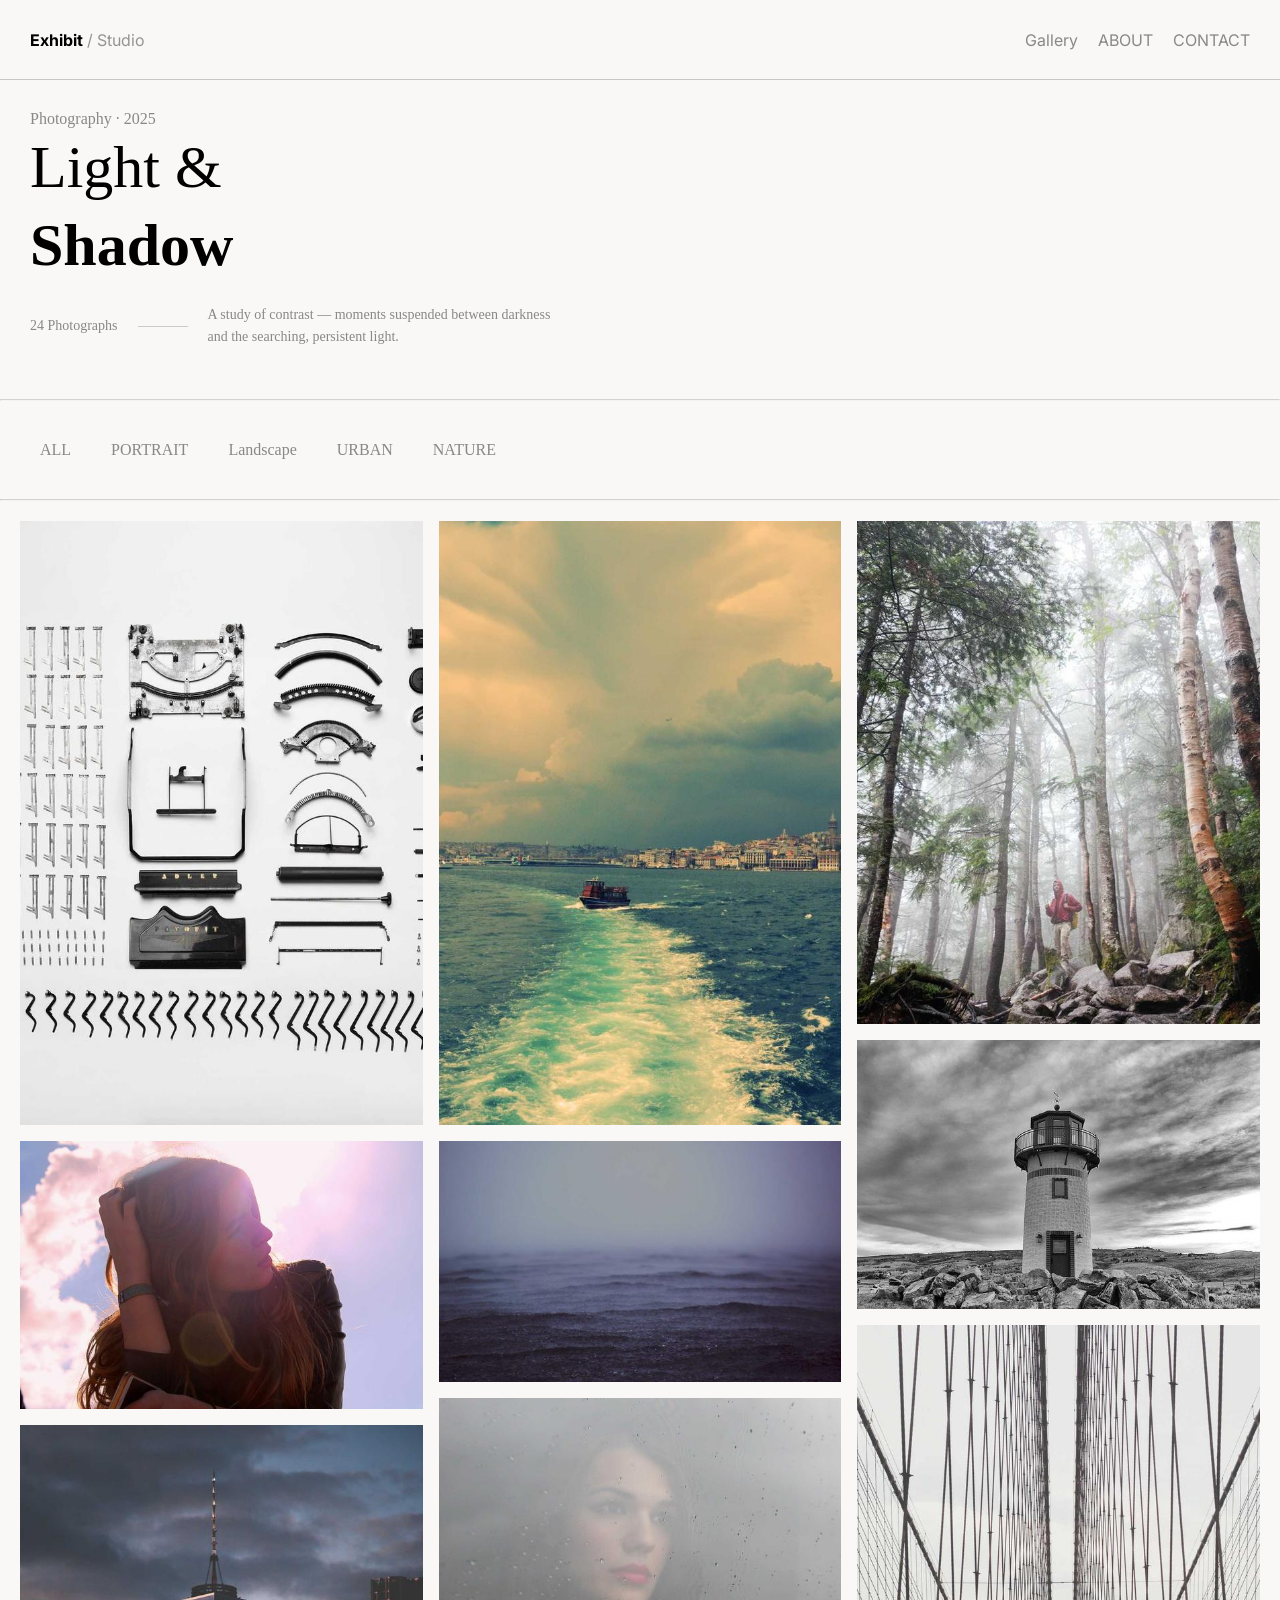
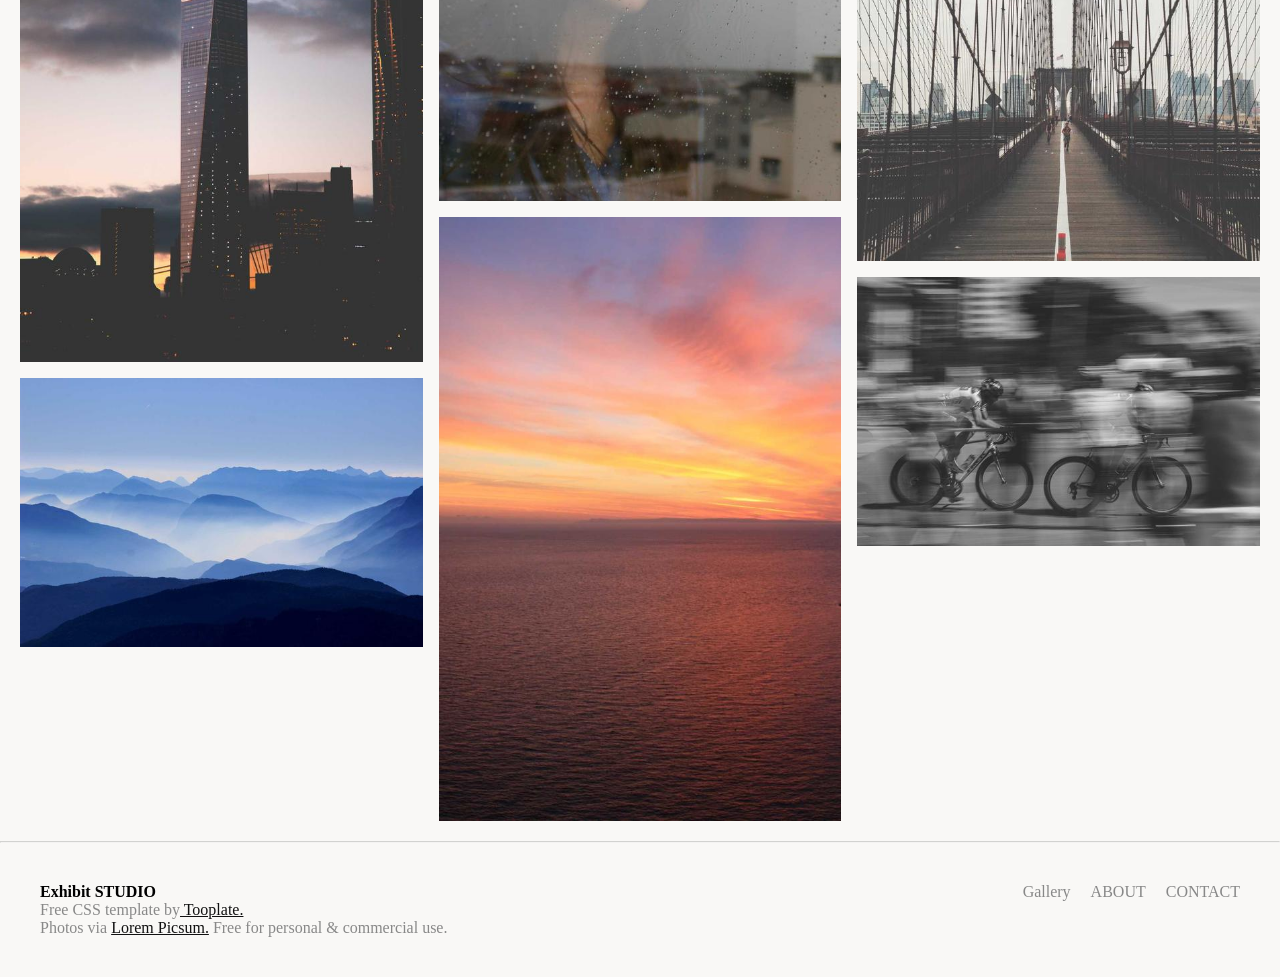
<file: index.html>
<!doctype html>
<html lang="en">
  <head>
    <meta charset="UTF-8" />
    <meta name="viewport" content="width=device-width, initial-scale=1.0" />
    <link rel="preconnect" href="https://fonts.googleapis.com">
<link rel="preconnect" href="https://fonts.gstatic.com" crossorigin>
<link href="https://fonts.googleapis.com/css2?family=Cormorant+Garamond:ital,wght@0,300..700;1,300..700&family=Inter:ital,opsz,wght@0,14..32,100..900;1,14..32,100..900&family=Lato:ital,wght@0,100;0,300;0,400;0,700;0,900;1,100;1,300;1,400;1,700;1,900&family=Plus+Jakarta+Sans:ital,wght@0,200..800;1,200..800&display=swap" rel="stylesheet">
    <link rel="stylesheet" href="index.css" />
    <title>Exhibit Studio</title>

  </head>
  <body>
    <header>
      <section class="logo">
        <strong>Exhibit</strong>
        <span> / Studio</span>
      </section>
      <nav class="links">
        <ul>
          <li><a href="./index.html">Gallery</a></li>
          <li><a href="./about.html">ABOUT</a></li>
          <li><a href="./contact.html">CONTACT</a></li>
        </ul>
      </nav>
    </header>
    <hr class="line" />
    <section id="gallery" class="gallery">
      <p>Photography · 2025</p>
      <h1>
        Light & <br />
        <span>Shadow</span>
      </h1>
     <div class="photo-container">
  <span class="title">24 Photographs</span>
  <span class="line"></span>
  <p class="description">
    A study of contrast — moments suspended between darkness <br>
    and the searching, persistent light.
  </p>
</div>

    </section>
    <section class="second-page">
      <hr class="line" />
      <ul>
        <li><a href="#all">ALL</a></li>
        <li><a href="#PORTRAIT">PORTRAIT</a></li>
        <li><a href="#Landscape">Landscape</a></li>
        <li><a href="#URBAN">URBAN</a></li>
        <li><a href="#NATURE">NATURE</a></li>
      </ul>
      <hr class="line" />
      <div class="grid-column">
        <div class="column1">
          <div><img src="./thumb-exhibit-01.jpg" /></div>
          <div><img src="./thumb-exhibit-02.jpg" /></div>
          <div><img src="./thumb-exhibit-03.jpg" /></div>
        </div>
        <div class="column1">
          <div><img src="./thumb-exhibit-04.jpg" /></div>
          <div><img src="./thumb-exhibit-05.jpg" /></div>
          <div><img src="./thumb-exhibit-06.jpg" /></div>
        </div>
        <div class="column1">
          <div><img src="./thumb-exhibit-07.jpg" /></div>
          <div><img src="./thumb-exhibit-08.jpg" /></div>
          <div><img src="./thumb-exhibit-09.jpg" /></div>
        </div>
        <div class="column1">
          <div><img src="./thumb-exhibit-10.jpg" /></div>
          <div><img src="./thumb-exhibit-11.jpg" /></div>
          <div><img src="./thumb-exhibit-12.jpg" /></div>
        </div>
      </div>
    </section>
    <hr class="line">
    <footer>
        <div class="right">
            <strong>Exhibit STUDIO</strong>
            <P>Free CSS template by<a href="#"> Tooplate.</a></P>
            <p>Photos via <a href="#">Lorem Picsum.</a>  Free for personal & commercial use.</p>
        </div>
        <div class="left">
               <ul>
          <li><a href="./index.html">Gallery</a></li>
          <li><a href="./about.html">ABOUT</a></li>
          <li><a href="./contact.html">CONTACT</a></li>
        </ul>

        </div>
    </footer>
  </body>
</html>
</file>
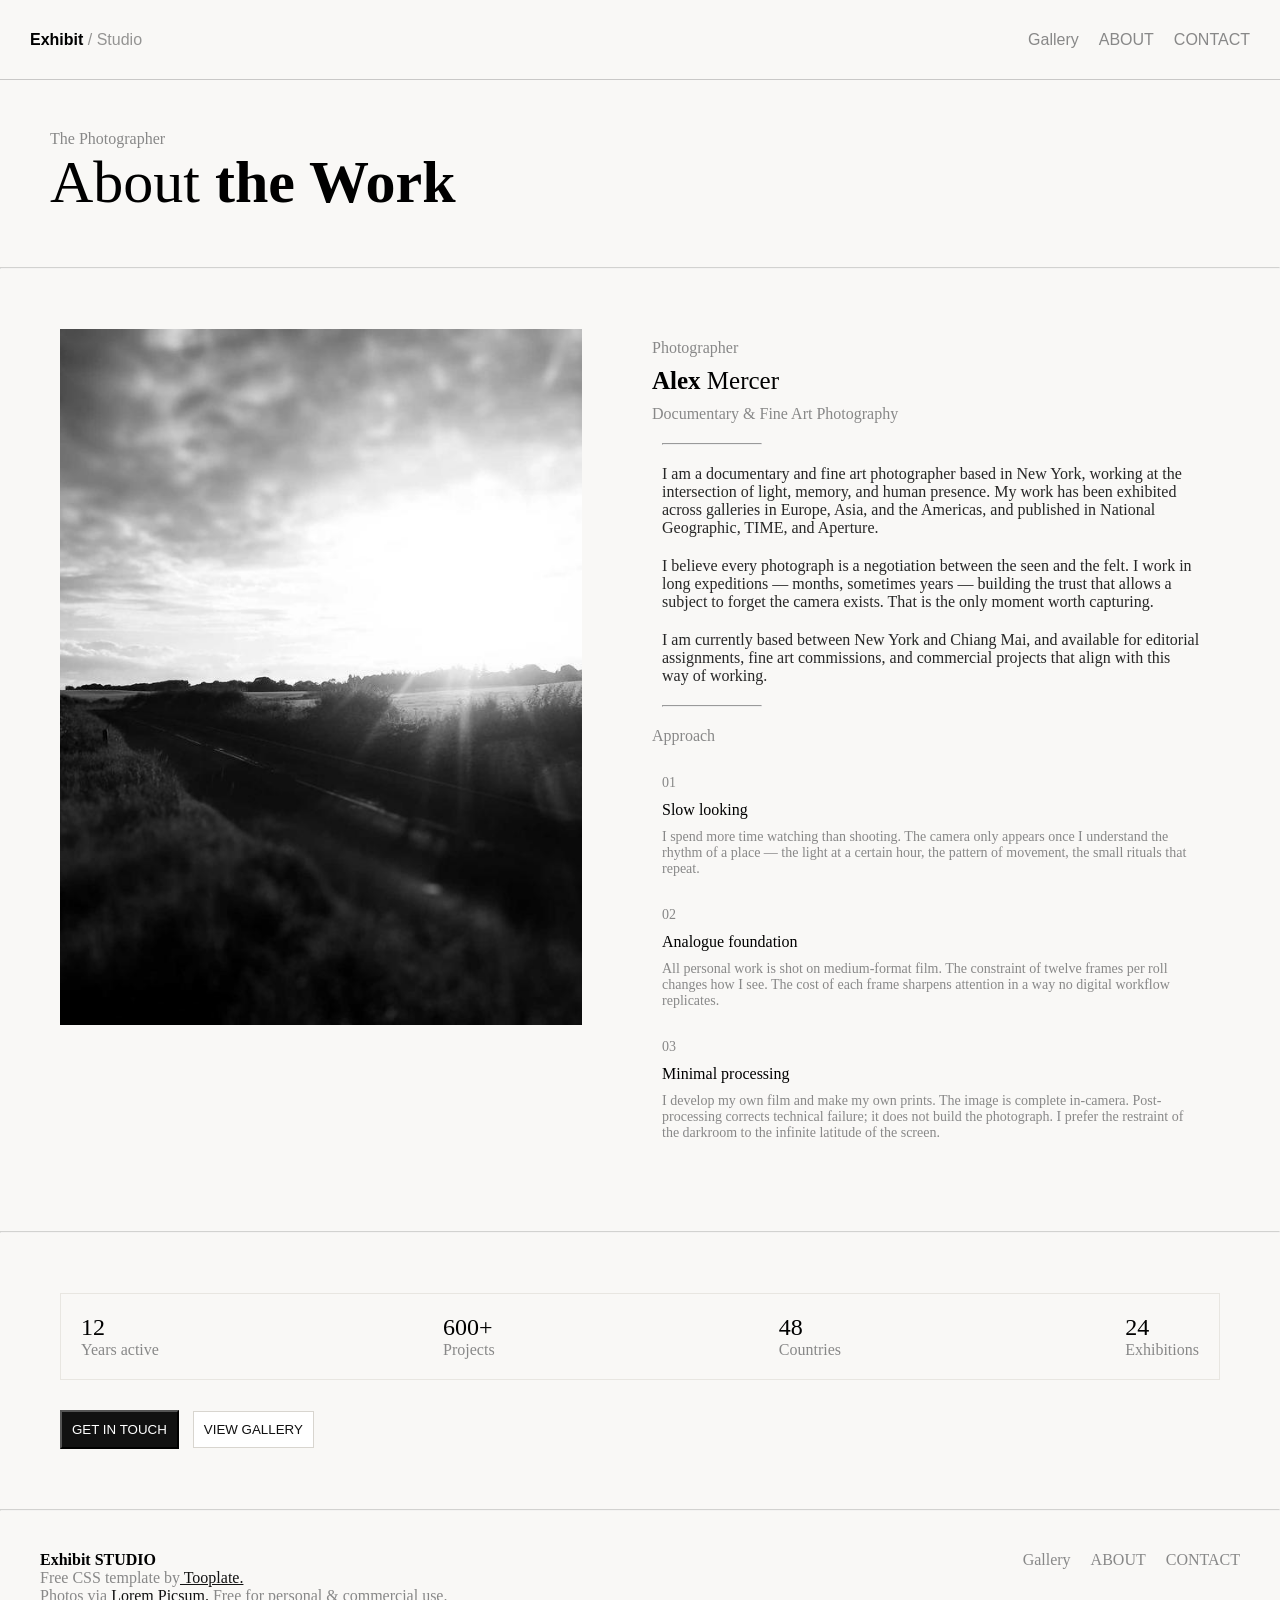
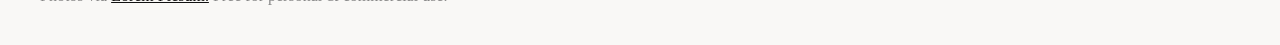
<file: about.html>
<!DOCTYPE html>
<html lang="en">
<head>
    <meta charset="UTF-8">
    <meta name="viewport" content="width=device-width, initial-scale=1.0">
     <link rel="stylesheet" href="about.css" />
    <title>ABOUT Page</title>

</head>
<body>
    <header>
      <section class="logo">
        <strong>Exhibit</strong>
        <span> / Studio</span>
      </section>
      <nav class="links">
        <ul>
           <li><a href="./index.html">Gallery</a></li>
          <li><a href="./about.html">ABOUT</a></li>
          <li><a href="./contact.html">CONTACT</a></li>
        </ul>
      </nav>
    </header>
    <hr class="line" />
    <section id="about"class="about">
        <p>The Photographer</p>
        <h1>About <span>the Work</span></h1>
    </section>
    <hr class="line">
    <section class="second-page">
        <div class="right">
            <img src="./tooplate-about-image.jpg">
        </div>
        <div class="left">
            <p>Photographer</p>
            <h3><span>Alex</span> Mercer</h3>
            <p>Documentary & Fine Art Photography</p>
            <hr class="line2">
            <p class="top">I am a documentary and fine art photographer based in New York, working at the intersection of light, memory, and human presence. My work has been exhibited across galleries in Europe, Asia, and the Americas, and published in National Geographic, TIME, and Aperture.</p>
            <p class="top">I believe every photograph is a negotiation between the seen and the felt. I work in long expeditions — months, sometimes years — building the trust that allows a subject to forget the camera exists. That is the only moment worth capturing.</p>
            <p class="top">I am currently based between New York and Chiang Mai, and available for editorial assignments, fine art commissions, and commercial projects that align with this way of working.</p>
            <hr class="line2">
            <p>Approach</p>
            <div class="content">
            <p>01</p>
            <strong>Slow looking</strong>
            <p>I spend more time watching than shooting. The camera only appears once I understand the rhythm of a place — the light at a certain hour, the pattern of movement, the small rituals that repeat.</p>
            </div>
             <div class="content">
            <p>02</p>
            <strong>Analogue foundation</strong>
            <p>All personal work is shot on medium-format film. The constraint of twelve frames per roll changes how I see. The cost of each frame sharpens attention in a way no digital workflow replicates.</p>
            </div>
              <div class="content">
            <p>03</p>
            <strong>Minimal processing</strong>
            <p>I develop my own film and make my own prints. The image is complete in-camera. Post-processing corrects technical failure; it does not build the photograph. I prefer the restraint of the darkroom to the infinite latitude of the screen.</p>
            </div>
            
     
        </div>

    </section>
       <hr class="line">
       <section class="third-page">
        <div class="columns">
            <div class="column1">
                 <h1>12</h1>
            <p>Years active</p>
            </div>
             <div class="column1">
                 <h1>600+</h1>
            <p>Projects</p>
            </div>
             <div class="column1">
                 <h1>48</h1>
            <p>Countries</p>
            </div>
             <div class="column1">
                 <h1>24</h1>
            <p>Exhibitions</p>
            </div>
           
        </div>
         <a href="./contact.html"><button class="get">GET IN TOUCH</button></a>
        <a href="./index.html"><button class="view">VIEW GALLERY</button></a>

       </section>
       <hr class="line">
    <footer>
        <div class="right">
            <strong>Exhibit STUDIO</strong>
            <P>Free CSS template by<a href="#"> Tooplate.</a></P>
            <p>Photos via <a href="#">Lorem Picsum.</a>  Free for personal & commercial use.</p>
        </div>
        <div class="left">
               <ul>
           <li><a href="./index.html">Gallery</a></li>
          <li><a href="./about.html">ABOUT</a></li>
          <li><a href="./contact.html">CONTACT</a></li>
        </ul>

        </div>
    </footer>
    
</body>
</html>
</file>
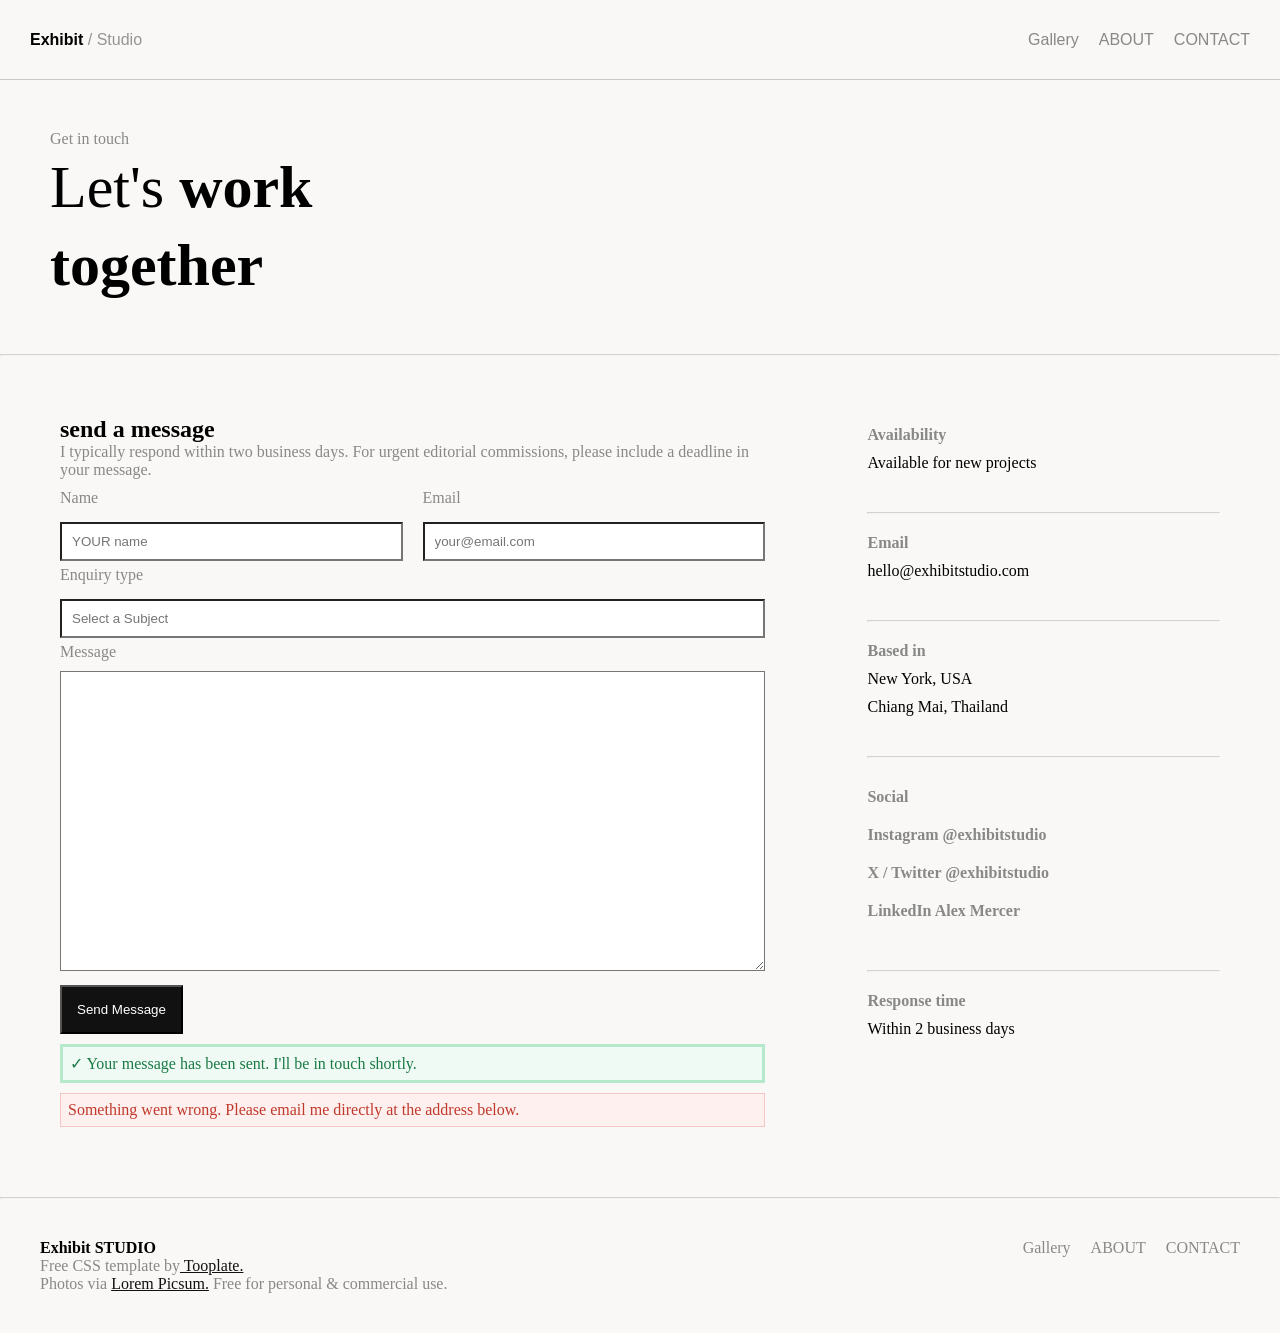
<file: contact.html>
<!DOCTYPE html>
<html lang="en">
<head>
    <meta charset="UTF-8">
    <meta name="viewport" content="width=device-width, initial-scale=1.0">
    <link rel="stylesheet" href="contact.css" />
    <title>contact</title>

</head>
<body>
    <header>
      <section class="logo">
        <strong>Exhibit</strong>
        <span> / Studio</span>
      </section>
      <nav class="links">
        <ul>
         <li><a href="./index.html">Gallery</a></li>
          <li><a href="./about.html">ABOUT</a></li>
          <li><a href="./contact.html">CONTACT</a></li>
        </ul>
      </nav>
    </header>
    <hr class="line" />
      <section id="contact"class="contact">
        <p>Get in touch</p>
        <h1>Let's <span> work <br>together</span></h1>
    </section>
    <hr class="line">
    <section class="second-page">
      <div class="right">
         <strong>send a message </strong>
      <p>I typically respond within two business days. For urgent editorial commissions, please include a deadline in your message.</p>
      <div class="name-email">
        <div>
          <p>Name</p>
          <input type="text" placeholder="YOUR name">
        </div>
        <div>
          <p>Email</p>
          <input type="email" placeholder="your@email.com">
        </div>
      </div>
      <div>
        <p>Enquiry type</p>
        <input type="text" placeholder="Select a Subject">
      </div>
      <div>
        <p>Message</p>
        <textarea placeholder="Tell me anout your ptoject,timeline,and any other relevant details">

        </textarea>
      </div>
      <div class="end">
        <button> Send Message</button>
      </div>
      <div>
        <p class="true">✓  Your message has been sent. I'll be in touch shortly.</p>
        <p class="false">Something went wrong. Please email me directly at the address below.</p>
      </div>
      
      </div>
      <div class="left">
        <div>
          <strong>Availability</strong>
        <p>Available for new projects</p>
        <hr class="line">
        </div>
         <div>
          <strong>Email</strong>
        <p>hello@exhibitstudio.com</p>
        <hr class="line">
        </div>
         <div>
          <strong>Based in</strong>
        <p>New York, USA</p>
        <p>Chiang Mai, Thailand</p>
        <hr class="line">
        </div>
        <div class="social">
          <strong>Social</strong>
          <strong>Instagram <a href="#">@exhibitstudio</a></strong>
          <strong>X / Twitter <a href="#">@exhibitstudio</a></strong>
          <strong>LinkedIn <a href="#">Alex Mercer</a></strong>
          <hr class="line">
          </div>
          <div>
            <strong>Response time</strong>
            <p>Within 2 business days</p>
          </div>

        </div>
     

    </section>
    <hr class="line">
    <footer>
        <div class="right">
            <strong>Exhibit STUDIO</strong>
            <P>Free CSS template by<a href="#"> Tooplate.</a></P>
            <p>Photos via <a href="#">Lorem Picsum.</a>  Free for personal & commercial use.</p>
        </div>
        <div class="left">
               <ul>
          <li><a href="./index.html">Gallery</a></li>
          <li><a href="./about.html">ABOUT</a></li>
          <li><a href="./contact.html">CONTACT</a></li>
        </ul>

        </div>
        
    </footer>

    
</body>
</html>
</file>
<file: index.css>
*{
    margin: 0;
    padding: 0;
    box-sizing: border-box;
    list-style: none;
    background-color: #f9f8f6;
}


body{
    --font-family: 'Inter', -apple-system,sans-serif;
}


:root {
    --color-page-background: #f9f8f6;
    --color-surface: #ffffff;
    --color-text-primary: #111111;
    --color-text-secondary: #888888;
    --color-text-tertiary: #bbbbbb;
    --color-accent: #111111;
    --color-border-subtle: #e8e6e1;
    --color-caption-background: rgba(0, 0, 0, 0.72);
    --color-caption-text: #ffffff;
    --color-caption-meta: rgba(255, 255, 255, 0.60);
    --color-lightbox-backdrop: rgba(8, 8, 8, 0.97);
    --color-lightbox-ui: rgba(255, 255, 255, 0.85);
    --color-lightbox-ui-hover: #ffffff;
    --color-lightbox-meta: rgba(255, 255, 255, 0.50);
    --font-family: 'Inter', -apple-system, BlinkMacSystemFont, sans-serif;
    --font-size-wordmark: 0.8125rem;
    --font-size-label: 0.6875rem;
    --font-size-caption-title: 0.8125rem;
    --font-size-caption-meta: 0.6875rem;
    --font-size-hero-title: clamp(2.25rem, 6vw, 5rem);
    --font-size-hero-sub: clamp(0.75rem, 1.5vw, 0.875rem);
    --font-size-footer: 0.6875rem;
    --letter-spacing-wide: 0.12em;
    --letter-spacing-wider: 0.18em;
    --space-page-x: clamp(1.5rem, 5vw, 6rem);
    --space-page-top: 2rem;
    --space-nav-height: 4.5rem;
    --space-hero-top: clamp(3rem, 6vw, 6rem);
    --space-hero-bottom: clamp(2.5rem, 5vw, 5rem);
    --space-section-gap: clamp(1rem, 2vw, 1.5rem);
    --space-footer-top: clamp(3rem, 5vw, 5rem);
    --grid-column-gap: clamp(0.625rem, 1.25vw, 1.125rem);
    --grid-item-margin-bottom: clamp(0.625rem, 1.25vw, 1.125rem);
    --grid-columns-wide: 4;
    --grid-columns-desktop: 3;
    --grid-columns-tablet: 2;
    --grid-columns-mobile: 1;
    --grid-border-radius: 2px;
    --transition-caption: transform 0.38s cubic-bezier(0.4, 0, 0.2, 1), opacity 0.38s cubic-bezier(0.4, 0, 0.2, 1);
    --transition-image-scale: transform 0.55s cubic-bezier(0.25, 0.46, 0.45, 0.94);
    --transition-lightbox: opacity 0.28s ease;
    --transition-lightbox-img: opacity 0.22s ease, transform 0.28s cubic-bezier(0.4, 0, 0.2, 1);
    --color-input-bg: #ffffff;
    --color-input-border: #d8d5cf;
    --color-input-focus: #111111;
    --color-success-bg: #f0faf4;
    --color-success-text: #1a7a45;
    --color-success-border: #b6e8cb;
    --color-error-text: #c0392b;
}
header{
    display: flex;
    justify-content: space-between;
    align-items: center;
    gap: 400px;
    padding: 30px;
    font-family: var(--font-family);
   
    .logo{
        
        span{
            opacity: .4;
        }
    }
    .links{
       
        ul{
            display: flex;
            gap: 20px;
           
            li a{
                text-decoration: none;
                color: var(--color-text-secondary) ;
               
                &:hover{
                    color: var(--color-accent);
                }
            }

        }
    }
    
}
.line{
        
        width: 100%;
        opacity: .4;
    }
.gallery{
    padding: 30px;
    .photo-container {
  display: flex;
  align-items: center; 
  gap: 20px;           
  
  color: var(--color-text-secondary);      
  font-size: 14px;
}

.title {
  white-space: nowrap; 
}

.line {
  width: 50px;         
  height: 1px;        
  background-color: var(--color-text-secondary); 
}

.description {
  margin: 0;
  line-height: 1.6;   
}

    h1{
        font-weight: normal;
       
        font-size:60px;
        line-height: 1.3;
        margin-bottom: 20px;
        span{
           
           font-weight: bold;
          
        }
    }
   p{
    color: var(--color-text-secondary);
   }
}
.second-page{
    margin-top:20px;
    ul{
        display: flex;
        gap: 40px;
        padding: 40px;
        li a{
            text-decoration: none;
            color: var(--color-text-secondary);
            &:hover{
                  /* box-shadow: 0 15px 35px rgba(0, 0, 0, .5); */
                  border: 1px solid rgba(0, 0, 0, 0.4);
                  border-radius: 20px;
                  padding: 5px;
                  color: var(--color-accent);
            }

          
        }

    }
    .grid-column{
        /* masonry layout: images flow top-to-bottom in CSS columns */
        column-count: var(--grid-columns-wide);
        column-gap: var(--grid-column-gap);
        width: 100%;
        padding: 20px;
        overflow-x: hidden;

        /* the 4 wrapper groups are flattened so all 12 images flow as one list */
        .column1{
            display: contents;

            div{
                break-inside: avoid;
                margin-bottom: var(--grid-item-margin-bottom);

                img{
                    display: block;
                    width: 100%;
                    height: auto;
                }
            }
        }
    }
}
footer{
    margin:20px;
    display: flex;
    justify-content: space-between;
    padding: 20px ;
    .right{
        p{
            color: var(--color-text-secondary);
            a{
                color: var(--color-accent);
            }
        }
    }
    .left{
            ul{
            display: flex;
            gap: 20px;
           
            li a{
                text-decoration: none;
                color: var(--color-text-secondary) ;
               
                &:hover{
                    color: var(--color-accent);
                }
            }

        }
    
    }
}

/* =====================================================
   RESPONSIVE ADDITIONS (original styles above untouched
   except where noted in the summary)
   ===================================================== */

/* ---- Fixed header (all pages, all sizes) ---- */
:root {
  --header-height: 5rem;
}

html {
  scroll-padding-top: var(--header-height);
}

body {
  padding-top: var(--header-height);
}

img {
  max-width: 100%;
  height: auto;
}

header {
  position: fixed;
  top: 0;
  left: 0;
  right: 0;
  z-index: 1000;
  height: var(--header-height);
  padding: 0 30px;
  /* replaces the <hr class="line"> that used to sit under the header */
  border-bottom: 1px solid rgba(128, 128, 128, 0.4);
}

header + .line {
  display: none;
}

header .logo,
header .links a {
  white-space: nowrap;
}

/* ---- Index page ---- */

@media (max-width: 991px) {
  header {
    gap: 1.5rem;
    padding: 0 24px;
  }
}

@media (max-width: 767px) {
  :root {
    --header-height: 4rem;
  }
  header {
    gap: 1rem;
    padding: 0 20px;
    font-size: 0.9375rem;
  }
  header .links ul {
    gap: 16px;
  }
}

@media (max-width: 480px) {
  header {
    gap: 0.75rem;
    padding: 0 16px;
    font-size: 0.8125rem;
  }
  header .links ul {
    gap: 12px;
  }
}

/* gallery columns: 4 wide / 3 desktop / 2 tablet / 1 mobile */
@media (max-width: 1399px) {
  .second-page .grid-column {
    column-count: var(--grid-columns-desktop);
  }
}
@media (max-width: 991px) {
  .second-page .grid-column {
    column-count: var(--grid-columns-tablet);
  }
}
@media (max-width: 575px) {
  .second-page .grid-column {
    column-count: var(--grid-columns-mobile);
  }
}

@media (max-width: 767px) {
  .gallery {
    padding: 24px 20px;
  }
  .gallery h1 {
    font-size: clamp(2.25rem, 11vw, 3.75rem);
  }
  .gallery .photo-container {
    flex-wrap: wrap;
    gap: 10px 16px;
  }
  .gallery .description {
    flex: 1 1 100%;
  }
  .gallery .description br {
    display: none;
  }
  .second-page ul {
    flex-wrap: wrap;
    gap: 14px 24px;
    padding: 24px 20px;
  }
  .second-page .grid-column {
    padding: 16px;
  }
}

@media (max-width: 767px) {
  footer {
    flex-direction: column;
    gap: 24px;
    margin: 0;
    padding: 24px 20px;
  }
}
</file>
<file: about.css>
* {
  margin: 0;
  padding: 0;
  box-sizing: border-box;
  list-style: none;
  background-color: #f9f8f6;
}

body {
  --font-family: "Inter", -apple-system, sans-serif;
}

:root {
  --color-page-background: #f9f8f6;
  --color-surface: #ffffff;
  --color-text-primary: #111111;
  --color-text-secondary: #888888;
  --color-text-tertiary: #bbbbbb;
  --color-accent: #111111;
  --color-border-subtle: #e8e6e1;
  --color-caption-background: rgba(0, 0, 0, 0.72);
  --color-caption-text: #ffffff;
  --color-caption-meta: rgba(255, 255, 255, 0.6);
  --color-lightbox-backdrop: rgba(8, 8, 8, 0.97);
  --color-lightbox-ui: rgba(255, 255, 255, 0.85);
  --color-lightbox-ui-hover: #ffffff;
  --color-lightbox-meta: rgba(255, 255, 255, 0.5);
  --font-family: "Inter", -apple-system, BlinkMacSystemFont, sans-serif;
  --font-size-wordmark: 0.8125rem;
  --font-size-label: 0.6875rem;
  --font-size-caption-title: 0.8125rem;
  --font-size-caption-meta: 0.6875rem;
  --font-size-hero-title: clamp(2.25rem, 6vw, 5rem);
  --font-size-hero-sub: clamp(0.75rem, 1.5vw, 0.875rem);
  --font-size-footer: 0.6875rem;
  --letter-spacing-wide: 0.12em;
  --letter-spacing-wider: 0.18em;
  --space-page-x: clamp(1.5rem, 5vw, 6rem);
  --space-page-top: 2rem;
  --space-nav-height: 4.5rem;
  --space-hero-top: clamp(3rem, 6vw, 6rem);
  --space-hero-bottom: clamp(2.5rem, 5vw, 5rem);
  --space-section-gap: clamp(1rem, 2vw, 1.5rem);
  --space-footer-top: clamp(3rem, 5vw, 5rem);
  --grid-column-gap: clamp(0.625rem, 1.25vw, 1.125rem);
  --grid-item-margin-bottom: clamp(0.625rem, 1.25vw, 1.125rem);
  --grid-columns-wide: 4;
  --grid-columns-desktop: 3;
  --grid-columns-tablet: 2;
  --grid-columns-mobile: 1;
  --grid-border-radius: 2px;
  --transition-caption:
    transform 0.38s cubic-bezier(0.4, 0, 0.2, 1),
    opacity 0.38s cubic-bezier(0.4, 0, 0.2, 1);
  --transition-image-scale: transform 0.55s cubic-bezier(0.25, 0.46, 0.45, 0.94);
  --transition-lightbox: opacity 0.28s ease;
  --transition-lightbox-img:
    opacity 0.22s ease, transform 0.28s cubic-bezier(0.4, 0, 0.2, 1);
  --color-input-bg: #ffffff;
  --color-input-border: #d8d5cf;
  --color-input-focus: #111111;
  --color-success-bg: #f0faf4;
  --color-success-text: #1a7a45;
  --color-success-border: #b6e8cb;
  --color-error-text: #c0392b;
}
header {
  display: flex;
  justify-content: space-between;
  align-items: center;
  gap: 400px;
  padding: 30px;
  font-family: var(--font-family);

  .logo {
    span {
      opacity: 0.4;
    }
  }
  .links {
    ul {
      display: flex;
      gap: 20px;

      li a {
        text-decoration: none;
        color: var(--color-text-secondary);

        &:hover {
          color: var(--color-accent);
        }
      }
    }
  }
}
.line {
  width: 100%;
  opacity: 0.4;
}
.about{
    padding: 20px;
    margin: 30px;
    h1{
        font-weight: normal;
        font-size: 60px;
        span{
            font-weight: bold;
        }
    }
    p{
        color: var(--color-text-secondary);
    }
}
.second-page{
    display: flex;
    gap: 60px;
    margin: 60px;
    p{
        margin: 10px;
        color: var(--color-text-secondary);

    }
    .top{
        color: var(--color-text-primary);
        margin: 20px;
        opacity: .9;
    }
    .line2{
        width: 100px;
        margin:20px ;
    }
    h3{
        font-weight: normal;
        font-size: 25px;
        margin: 10px;
        span{
            font-weight: bold;
        }
    }
    .content{
        margin: 30px 10px;
        strong{
            font-weight: normal;
            margin: 10px;
        }
        p{
            font-size: 14px;
            color: var(--color-text-secondary);
        }
    }
}
.third-page{
    margin:60px;
    .columns{
        display: flex;
        border: .001px solid var(--color-border-subtle);
        padding: 20px;
        gap: 24px;
        justify-content: space-between;
        .column1{
            display: flex;
            flex-direction: column;
           h1{
            font-weight: normal;
           }
            
            p{
                color: var(--color-text-secondary);
            }
        }

    }
    .get{
        margin-top: 30px;
        
        padding: 10px;
        background-color: var(--color-accent);
        color: white;
        margin-right: 10px;
        &:hover{
            background-color: var(--color-input-bg);
            color: var(--color-accent);
        }
    }
    .view{
        
        margin-top: 30px;
        
        padding: 10px;
        background-color: white;
        color: var(--color-accent);
        margin-right: 10px;
        border: .001px solid var(--color-input-border) ;
        &:hover{
            border-color: var(--color-accent);
       
    }

    }
}

footer {
  margin: 20px;
  display: flex;
  justify-content: space-between;
  padding: 20px;
  .right {
    p {
      color: var(--color-text-secondary);
      a {
        color: var(--color-accent);
      }
    }
  }
  .left {
    ul {
      display: flex;
      gap: 20px;

      li a {
        text-decoration: none;
        color: var(--color-text-secondary);

        &:hover {
          color: var(--color-accent);
        }
      }
    }
  }
}



:root {
  --header-height: 5rem;
}

html {
  scroll-padding-top: var(--header-height);
}

body {
  padding-top: var(--header-height);
}

img {
  max-width: 100%;
  height: auto;
}

header {
  position: fixed;
  top: 0;
  left: 0;
  right: 0;
  z-index: 1000;
  height: var(--header-height);
  padding: 0 30px;
  /* replaces the <hr class="line"> that used to sit under the header */
  border-bottom: 1px solid rgba(128, 128, 128, 0.4);
}

header + .line {
  display: none;
}

header .logo,
header .links a {
  white-space: nowrap;
}

/* ---- About page ---- */
.second-page .right {
  flex: 0 1 auto;
  max-width: 45%;
}

.second-page .left {
  flex: 1 1 0;
  min-width: 0;
}

@media (max-width: 991px) {
  header {
    gap: 1.5rem;
    padding: 0 24px;
  }
}

@media (max-width: 767px) {
  :root {
    --header-height: 4rem;
  }
  header {
    gap: 1rem;
    padding: 0 20px;
    font-size: 0.9375rem;
  }
  header .links ul {
    gap: 16px;
  }
}

@media (max-width: 480px) {
  header {
    gap: 0.75rem;
    padding: 0 16px;
    font-size: 0.8125rem;
  }
  header .links ul {
    gap: 12px;
  }
}

@media (max-width: 991px) {
  .about {
    margin: 30px 20px;
  }
  .second-page {
    flex-direction: column;
    gap: 40px;
    margin: 40px;
  }
  .second-page .right {
    flex: 0 0 auto;
    max-width: 100%;
  }
  .second-page .right img {
    width: 100%;
    max-width: 520px;
  }
  .second-page .left {
    flex: 0 0 auto;
  }
  .third-page {
    margin: 40px;
  }
}

@media (max-width: 767px) {
  .about {
    margin: 0;
    padding: 24px 20px;
  }
  .about h1 {
    font-size: clamp(2.25rem, 11vw, 3.75rem);
  }
  .second-page {
    gap: 32px;
    margin: 30px 20px;
  }
  .third-page {
    margin: 30px 20px;
  }
  .third-page .columns {
    display: grid;
    grid-template-columns: repeat(2, minmax(0, 1fr));
    gap: 24px;
  }
}

@media (max-width: 767px) {
  footer {
    flex-direction: column;
    gap: 24px;
    margin: 0;
    padding: 24px 20px;
  }
}
</file>
<file: contact.css>
* {
  margin: 0;
  padding: 0;
  box-sizing: border-box;
  list-style: none;
  background-color:#f9f8f6;
}

body {
  --font-family: "Inter", -apple-system, sans-serif;
}

:root {
  --color-page-background: #f9f8f6;
  --color-surface: #ffffff;
  --color-text-primary: #111111;
  --color-text-secondary: #888888;
  --color-text-tertiary: #bbbbbb;
  --color-accent: #111111;
  --color-border-subtle: #e8e6e1;
  --color-caption-background: rgba(0, 0, 0, 0.72);
  --color-caption-text: #ffffff;
  --color-caption-meta: rgba(255, 255, 255, 0.6);
  --color-lightbox-backdrop: rgba(8, 8, 8, 0.97);
  --color-lightbox-ui: rgba(255, 255, 255, 0.85);
  --color-lightbox-ui-hover: #ffffff;
  --color-lightbox-meta: rgba(255, 255, 255, 0.5);
  --font-family: "Inter", -apple-system, BlinkMacSystemFont, sans-serif;
  --font-size-wordmark: 0.8125rem;
  --font-size-label: 0.6875rem;
  --font-size-caption-title: 0.8125rem;
  --font-size-caption-meta: 0.6875rem;
  --font-size-hero-title: clamp(2.25rem, 6vw, 5rem);
  --font-size-hero-sub: clamp(0.75rem, 1.5vw, 0.875rem);
  --font-size-footer: 0.6875rem;
  --letter-spacing-wide: 0.12em;
  --letter-spacing-wider: 0.18em;
  --space-page-x: clamp(1.5rem, 5vw, 6rem);
  --space-page-top: 2rem;
  --space-nav-height: 4.5rem;
  --space-hero-top: clamp(3rem, 6vw, 6rem);
  --space-hero-bottom: clamp(2.5rem, 5vw, 5rem);
  --space-section-gap: clamp(1rem, 2vw, 1.5rem);
  --space-footer-top: clamp(3rem, 5vw, 5rem);
  --grid-column-gap: clamp(0.625rem, 1.25vw, 1.125rem);
  --grid-item-margin-bottom: clamp(0.625rem, 1.25vw, 1.125rem);
  --grid-columns-wide: 4;
  --grid-columns-desktop: 3;
  --grid-columns-tablet: 2;
  --grid-columns-mobile: 1;
  --grid-border-radius: 2px;
  --transition-caption:
    transform 0.38s cubic-bezier(0.4, 0, 0.2, 1),
    opacity 0.38s cubic-bezier(0.4, 0, 0.2, 1);
  --transition-image-scale: transform 0.55s cubic-bezier(0.25, 0.46, 0.45, 0.94);
  --transition-lightbox: opacity 0.28s ease;
  --transition-lightbox-img:
    opacity 0.22s ease, transform 0.28s cubic-bezier(0.4, 0, 0.2, 1);
  --color-input-bg: #ffffff;
  --color-input-border: #d8d5cf;
  --color-input-focus: #111111;
  --color-success-bg: #f0faf4;
  --color-success-text: #1a7a45;
  --color-success-border: #b6e8cb;
  --color-error-text: #c0392b;
}
header {
  display: flex;
  justify-content: space-between;
  align-items: center;
  gap: 400px;
  padding: 30px;
  font-family: var(--font-family);

  .logo {
    span {
      opacity: 0.4;
    }
  }
  .links {
    ul {
      display: flex;
      gap: 20px;

      li a {
        text-decoration: none;
        color: var(--color-text-secondary);

        &:hover {
          color: var(--color-accent);
        }
      }
    }
  }
}
.line {
  width: 100%;
  opacity: 0.4;
}
.contact{
    padding: 20px;
    margin: 30px;
    h1{
        font-weight: normal;
        font-size: 60px;
        line-height: 1.3;
        span{
            font-weight: bold;
        }
    }
    p{
        color: var(--color-text-secondary);
    }
}
.second-page{
  display: flex;
  margin: 60px;
  gap: clamp(2.5rem, 8vw, 12.5rem);
  .right{
    display: flex;
    flex-direction: column;
    strong{
      font-size: 24px;
    }
    p{
      color: var(--color-text-secondary);
      margin-bottom: 10px;
    }
    .name-email{
      display: flex; 
      gap: 20px;
      input{
        margin: 5px 0;
        background-color: white;
        padding: 10px;
        width: 100%;
      }
      
    }
    textarea{
      width: 100%;
      height: 300px;
      background-color: white;
      ::placeholder{
        color: var(--color-text-secondary);
      }
    }
    button{
      background-color: var(--color-accent);
      color: white;
      padding: 15px;
      margin: 10px 0;
      &:hover{
        background-color: white;
        color: var(--color-accent);
      }
    }
    .true{
      border: 3px solid var(--color-success-border) ;
      background-color: var(--color-success-bg);
      color: var(--color-success-text);
      padding: 7px;
      
    }
    .false{
      color: var(--color-error-text);
      border: 1px solid #f5c6c3 ;
      background-color: #fdf0ef;
      padding: 7px;

    }
    input{
        margin: 5px 0;
        background-color: white;
        padding: 10px;
        width: 100%;
      }
  }
  .left{
    display: flex;
    flex-direction: column;
    strong{
      color: var(--color-text-secondary);
      
    }
    div{
      margin: 10px 0;
      strong{
        margin: 10px 0;
      }
      p{
        margin: 10px 0;
      }
      .line{
        margin-top: 40px;
        width: 100%;
      }
    }
    .social{
      display: flex;
      flex-direction: column;
      a{
        text-decoration: none;
        color: var(--color-text-secondary);
        &:hover{
          color: var(--color-accent);
        }
      }
    }
  }

}
footer {
  margin: 20px;
  display: flex;
  justify-content: space-between;
  padding: 20px;
  .right {
    p {
      color: var(--color-text-secondary);
      a {
        color: var(--color-accent);
      }
    }
  }
  .left {
    ul {
      display: flex;
      gap: 20px;

      li a {
        text-decoration: none;
        color: var(--color-text-secondary);

        &:hover {
          color: var(--color-accent);
        }
      }
    }
  }
}



:root {
  --header-height: 5rem;
}

html {
  scroll-padding-top: var(--header-height);
}

body {
  padding-top: var(--header-height);
}

img {
  max-width: 100%;
  height: auto;
}

header {
  position: fixed;
  top: 0;
  left: 0;
  right: 0;
  z-index: 1000;
  height: var(--header-height);
  padding: 0 30px;
  /* replaces the <hr class="line"> that used to sit under the header */
  border-bottom: 1px solid rgba(128, 128, 128, 0.4);
}

header + .line {
  display: none;
}

header .logo,
header .links a {
  white-space: nowrap;
}

/* ---- Contact page ---- */
.second-page .right {
  flex: 2 1 0;
  min-width: 0;
}

.second-page .left {
  flex: 1 1 0;
  min-width: 0;
}

.second-page .right .name-email > div {
  flex: 1 1 0;
  min-width: 0;
}

.second-page .right textarea {
  max-width: 100%;
}

@media (max-width: 991px) {
  header {
    gap: 1.5rem;
    padding: 0 24px;
  }
}

@media (max-width: 767px) {
  :root {
    --header-height: 4rem;
  }
  header {
    gap: 1rem;
    padding: 0 20px;
    font-size: 0.9375rem;
  }
  header .links ul {
    gap: 16px;
  }
}

@media (max-width: 480px) {
  header {
    gap: 0.75rem;
    padding: 0 16px;
    font-size: 0.8125rem;
  }
  header .links ul {
    gap: 12px;
  }
}

@media (max-width: 991px) {
  .contact {
    margin: 30px 20px;
  }
  .second-page {
    flex-direction: column;
    gap: 40px;
    margin: 40px;
  }
  .second-page .right,
  .second-page .left {
    flex: 0 0 auto;
    width: 100%;
  }
}

@media (max-width: 767px) {
  .contact {
    margin: 0;
    padding: 24px 20px;
  }
  .contact h1 {
    font-size: clamp(2.25rem, 11vw, 3.75rem);
  }
  .second-page {
    gap: 32px;
    margin: 30px 20px;
  }
  .second-page .right .name-email {
    flex-direction: column;
    gap: 0;
  }
  .second-page .right .name-email > div {
    flex: 0 0 auto;
  }
  .second-page .right input,
  .second-page .right textarea {
    font-size: 1rem;
  }
}

@media (max-width: 767px) {
  footer {
    flex-direction: column;
    gap: 24px;
    margin: 0;
    padding: 24px 20px;
  }
}
</file>
